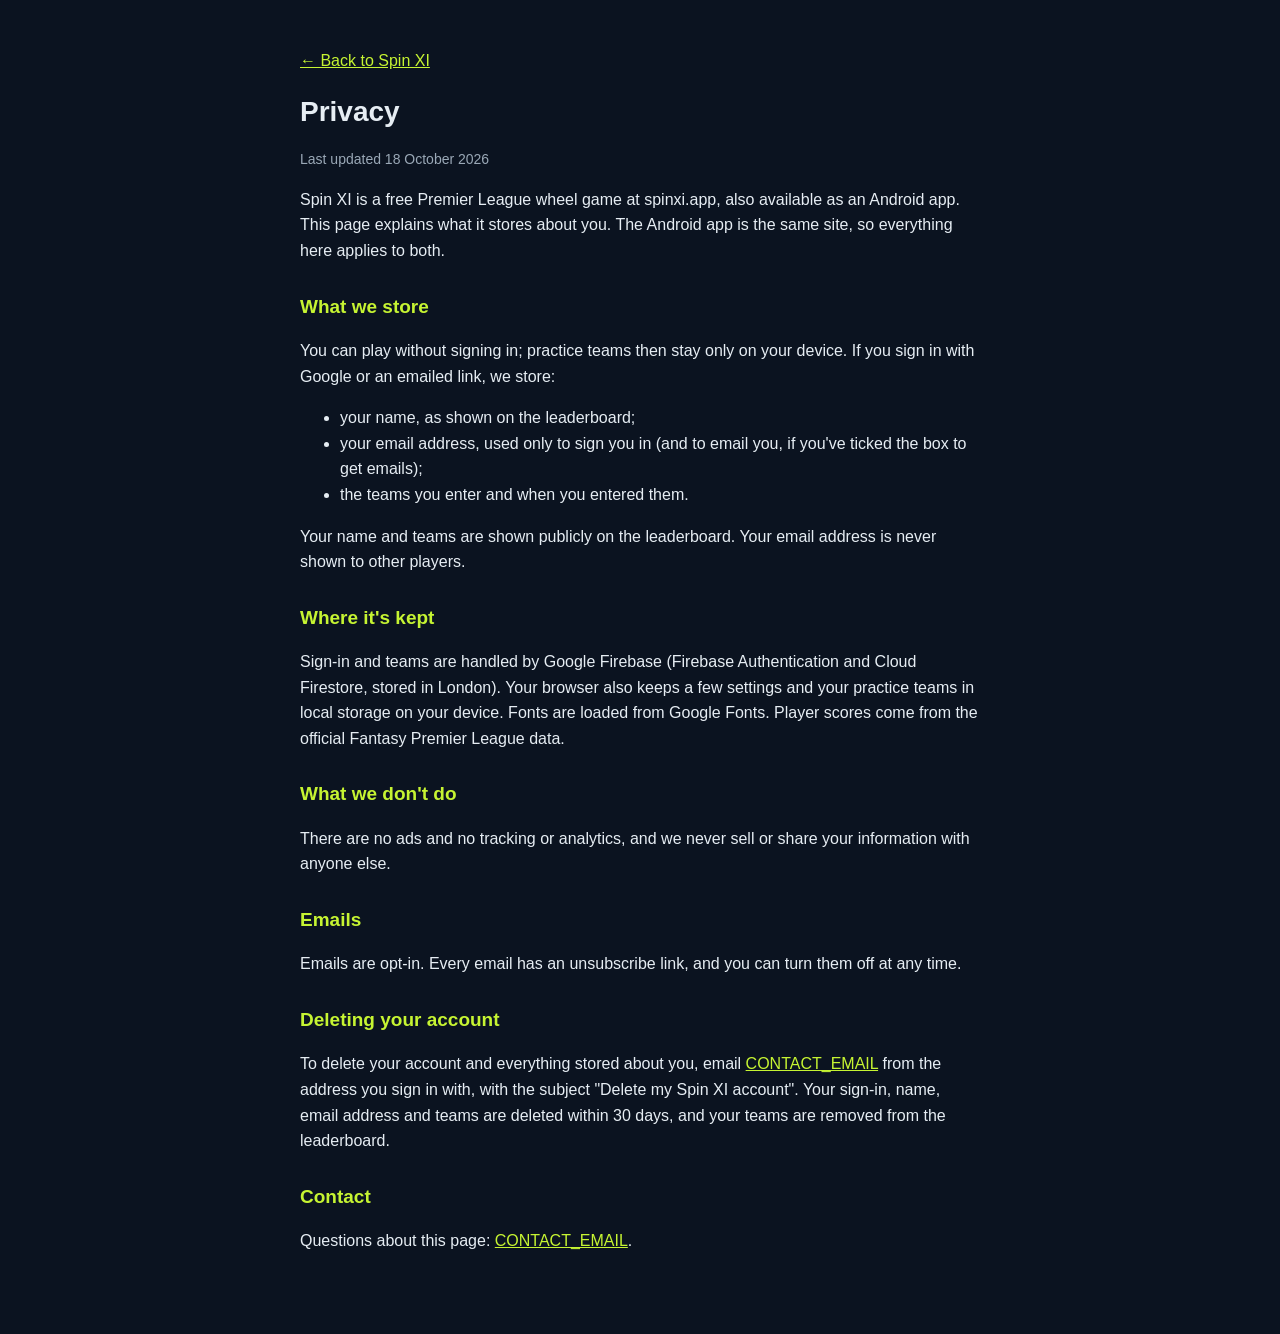
<file: web/privacy.html>
<!DOCTYPE html>
<html lang="en">
<head>
<meta charset="UTF-8">
<meta name="viewport" content="width=device-width, initial-scale=1.0">
<title>Spin XI — Privacy</title>
<meta name="theme-color" content="#0b1320">
<link rel="icon" href="img/logo.svg" type="image/svg+xml">
<style>
  body { margin: 0; background: #0b1320; color: #e6edf3; font: 16px/1.6 Inter, Arial, sans-serif; }
  main { max-width: 680px; margin: 0 auto; padding: 32px 16px 64px; }
  h1 { font-size: 28px; margin: 0 0 4px; }
  h2 { font-size: 19px; margin: 28px 0 6px; color: #c6f432; }
  a { color: #c6f432; }
  .muted { color: #9aa8b6; font-size: 14px; }
</style>
</head>
<body>
<main>
<p><a href="./">← Back to Spin XI</a></p>
<h1>Privacy</h1>
<p class="muted">Last updated 18 October 2026</p>

<p>Spin XI is a free Premier League wheel game at spinxi.app, also available as an Android app. This page explains what it stores about you. The Android app is the same site, so everything here applies to both.</p>

<h2>What we store</h2>
<p>You can play without signing in; practice teams then stay only on your device. If you sign in with Google or an emailed link, we store:</p>
<ul>
  <li>your name, as shown on the leaderboard;</li>
  <li>your email address, used only to sign you in (and to email you, if you've ticked the box to get emails);</li>
  <li>the teams you enter and when you entered them.</li>
</ul>
<p>Your name and teams are shown publicly on the leaderboard. Your email address is never shown to other players.</p>

<h2>Where it's kept</h2>
<p>Sign-in and teams are handled by Google Firebase (Firebase Authentication and Cloud Firestore, stored in London). Your browser also keeps a few settings and your practice teams in local storage on your device. Fonts are loaded from Google Fonts. Player scores come from the official Fantasy Premier League data.</p>

<h2>What we don't do</h2>
<p>There are no ads and no tracking or analytics, and we never sell or share your information with anyone else.</p>

<h2>Emails</h2>
<p>Emails are opt-in. Every email has an unsubscribe link, and you can turn them off at any time.</p>

<h2 id="delete">Deleting your account</h2>
<p>To delete your account and everything stored about you, email <a href="mailto:CONTACT_EMAIL?subject=Delete%20my%20Spin%20XI%20account">CONTACT_EMAIL</a> from the address you sign in with, with the subject "Delete my Spin XI account". Your sign-in, name, email address and teams are deleted within 30 days, and your teams are removed from the leaderboard.</p>

<h2>Contact</h2>
<p>Questions about this page: <a href="mailto:CONTACT_EMAIL">CONTACT_EMAIL</a>.</p>
</main>
</body>
</html>
</file>
